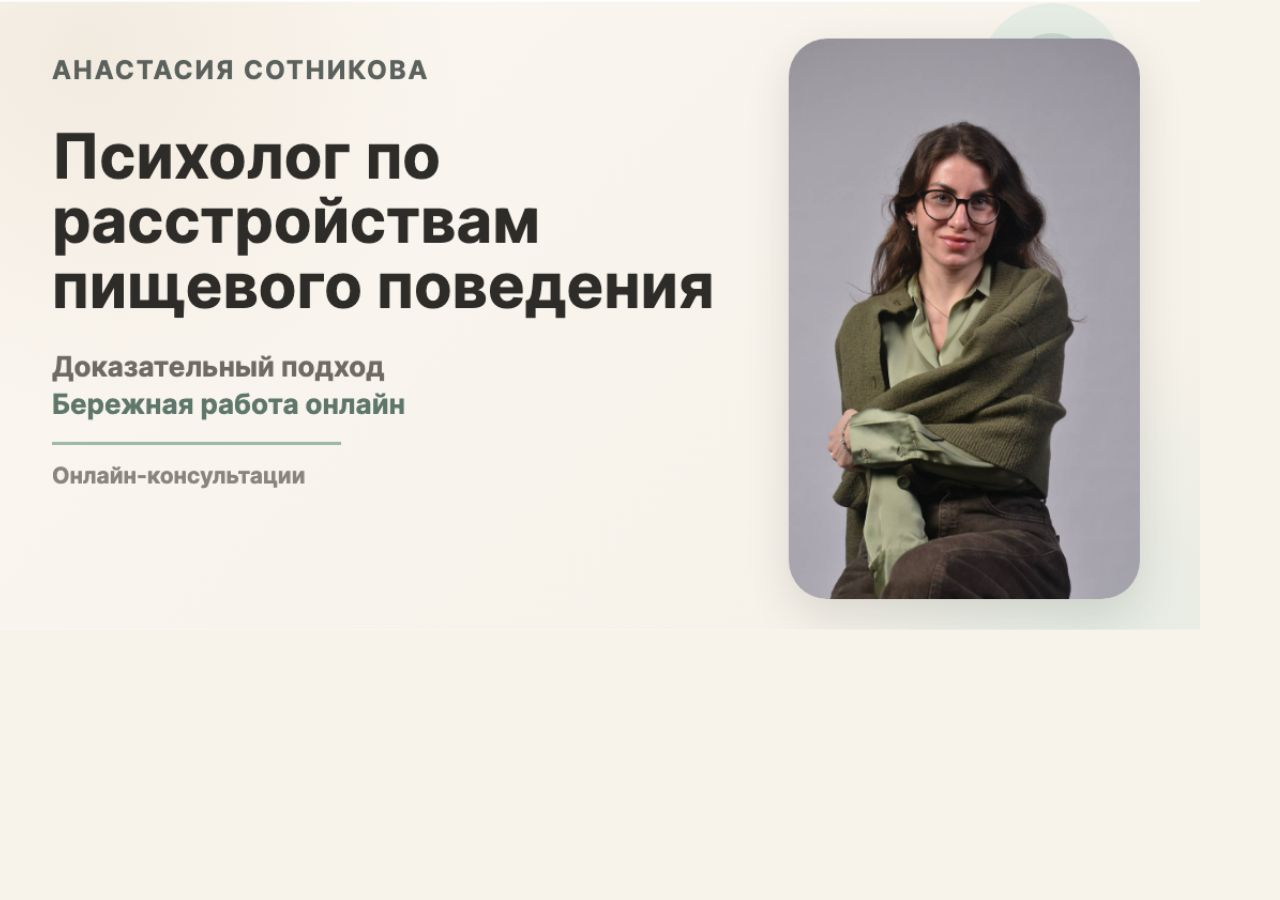
<file: og-banner.html>
<!doctype html>
<html lang="ru">
  <head>
    <meta charset="UTF-8" />
    <meta name="viewport" content="width=device-width, initial-scale=1.0" />
    <title>OG Banner</title>
    <style>
      * {
        box-sizing: border-box;
      }

      html,
      body {
        margin: 0;
        width: 1200px;
        height: 630px;
        overflow: hidden;
        background: #f7f2ea;
      }

      body {
        display: grid;
        place-items: center;
      }

      img {
        display: block;
        width: 1200px;
        height: 630px;
        object-fit: cover;
      }
    </style>
  </head>
  <body>
    <img src="../photos-review/photo_messenger.jpg" alt="OG banner" />
  </body>
</html>
</file>
